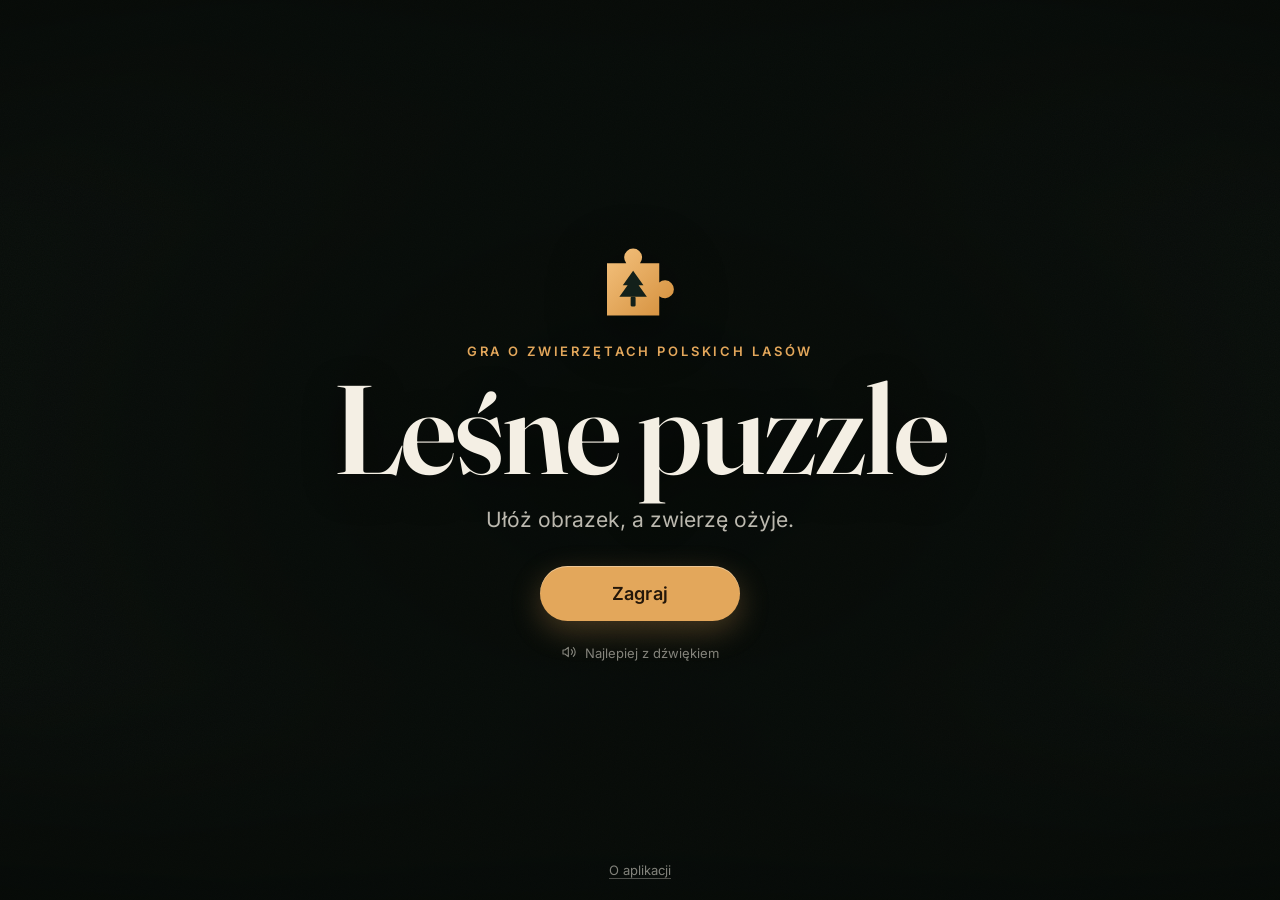
<file: index.html>
<!doctype html>
<html lang="pl">
  <head>
    <meta charset="utf-8">
    <title>Leśne puzzle</title>
    <meta http-equiv="refresh" content="0; url=app/">
  </head>
  <body>
    <a href="app/">Leśne puzzle</a>
  </body>
</html>
</file>
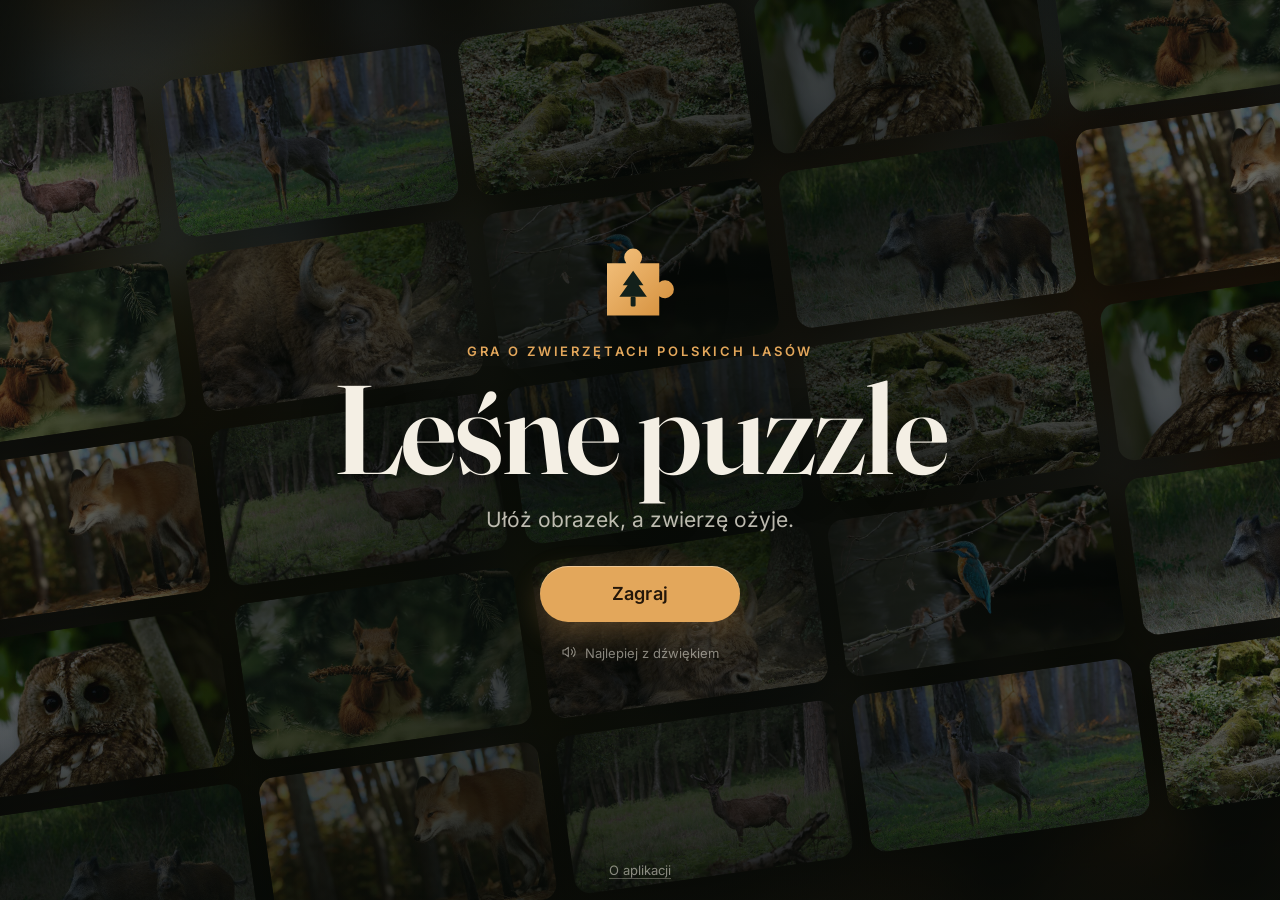
<file: app/index.html>
<!doctype html>
<html lang="pl">
  <head>
    <meta charset="utf-8">
    <meta name="viewport" content="width=device-width, initial-scale=1, viewport-fit=cover">
    <meta name="theme-color" content="#0b110d">
    <meta name="description" content="Gra o zwierzętach polskich lasów: ułóż puzzle, a obrazek ożyje.">
    <title>Leśne puzzle</title>
    <link rel="icon" href="media/ikona.svg" type="image/svg+xml">
    <link rel="manifest" href="manifest.json">
    <link rel="stylesheet" href="css/podstawa.css">
    <link rel="stylesheet" href="css/tytul.css">
    <link rel="stylesheet" href="css/menu.css">
    <link rel="stylesheet" href="css/gra.css">
    <link rel="stylesheet" href="css/info.css">
    <link rel="stylesheet" href="css/ar.css">
    <link rel="stylesheet" href="css/telefon.css">
    <script type="module" src="js/main.js"></script>
  </head>
  <body>
    <div class="app" id="app" data-screen="title">
      <div class="backdrop" id="backdrop" aria-hidden="true">
        <div class="backdrop__layer"></div>
        <div class="backdrop__layer"></div>
      </div>
      <div class="grain" aria-hidden="true"></div>

      <!-- Ekran tytułowy -->
      <section class="screen title" id="titleScreen" data-name="title" aria-labelledby="titleHeading">
        <div class="title__mosaic" id="mosaic" aria-hidden="true"></div>
        <div class="title__shade" aria-hidden="true"></div>
        <div class="title__content">
          <span class="title__logo" data-logo></span>
          <p class="overline title__overline">Gra o zwierzętach polskich lasów</p>
          <h1 class="title__heading" id="titleHeading">Leśne puzzle</h1>
          <p class="title__text" id="titleText">Ułóż obrazek, a zwierzę ożyje.</p>
          <button class="btn btn--primary btn--large title__button" id="enterButton" type="button" disabled>Zagraj</button>
          <p class="title__hint"><span data-icon="soundOn"></span>Najlepiej z dźwiękiem</p>
        </div>
        <footer class="title__footer">
          <button class="link" type="button" data-action="about">O aplikacji</button>
        </footer>
      </section>

      <!-- Wybór zwierzęcia i poziomu -->
      <section class="screen menu" id="menuScreen" data-name="menu" aria-labelledby="menuHeading" inert>
        <header class="menu__header">
          <div class="brand"><span data-logo></span><span class="brand__name">Leśne puzzle</span></div>
          <div class="tools">
            <button class="icon-btn" type="button" data-action="about" aria-label="O aplikacji"><span data-icon="info"></span></button>
            <button class="icon-btn sound-btn" type="button" aria-label="Wycisz dźwięk">
              <span class="sound-btn__on" data-icon="soundOn"></span><span class="sound-btn__off" data-icon="soundOff"></span>
            </button>
          </div>
        </header>
        <div class="menu__body">
          <div class="menu__intro">
            <div class="menu__titles">
              <p class="overline">Zwierzęta polskich lasów</p>
              <h2 class="menu__heading" id="menuHeading" tabindex="-1">Wybierz zwierzę</h2>
              <p class="menu__stats" id="menuStats"></p>
            </div>
            <div class="modes" id="modes" role="radiogroup" aria-label="Tryb gry" hidden></div>
            <div class="levels" id="levels" role="radiogroup" aria-label="Poziom trudności"></div>
          </div>
          <ul class="cards" id="cards" aria-label="Zwierzęta"></ul>
        </div>
      </section>

      <!-- Gra: plansza, ożywający obraz i informacja o zwierzęciu -->
      <section class="screen game" id="gameScreen" data-name="game" data-phase="idle" aria-labelledby="gameTitle" inert>
        <header class="topbar">
          <button class="icon-btn topbar__back" type="button" data-action="back" aria-label="Wróć do wyboru zwierząt">
            <span data-icon="back"></span><span class="topbar__back-label">Wszystkie zwierzęta</span>
          </button>
          <div class="topbar__titles">
            <h1 class="topbar__title" id="gameTitle"></h1>
            <p class="topbar__meta"><span id="gameMeta"></span><span class="topbar__hint" id="gameHint"></span></p>
          </div>
          <div class="meter" aria-hidden="true">
            <div class="meter__track" id="meter"></div>
            <span class="meter__text" id="meterText"></span>
          </div>
          <div class="tools">
            <button class="icon-btn" type="button" data-action="peek" aria-label="Pokaż na chwilę cały obrazek"><span data-icon="eye"></span></button>
            <button class="icon-btn sound-btn" type="button" aria-label="Wycisz dźwięk">
              <span class="sound-btn__on" data-icon="soundOn"></span><span class="sound-btn__off" data-icon="soundOff"></span>
            </button>
          </div>
        </header>

        <main class="table" id="table">
          <div class="tray" id="tray">
            <img class="tray__ghost" id="ghost" alt="">
            <svg class="tray__slots" id="slots" aria-hidden="true"></svg>
            <img class="tray__peek" id="peek" alt="">
          </div>
        </main>

        <div class="stage" id="stage">
          <div class="stage__media">
            <img class="stage__photo" id="photo" alt="">
            <video class="stage__video" id="video" playsinline preload="none"></video>
          </div>
          <div class="stage__sweep"></div>
        </div>

        <button class="btn btn--primary btn--large play-fallback" id="playFallback" type="button" hidden>▶ Zobacz, jak ożywa</button>
        <button class="btn btn--ghost btn--small skip" id="skipFilm" type="button">Pomiń<span data-icon="skip"></span></button>
        <section class="info" id="info" aria-label="Informacja o zwierzęciu"></section>
        <p class="sr-only" id="gameLive" role="status" aria-live="polite"></p>
      </section>

      <!-- Tryb „W przestrzeni”: warstwa przycisków nad obrazem z kamery. W sesji AR widać tylko tę sekcję. -->
      <section class="screen ar" id="arScreen" data-name="ar" data-phase="idle" aria-labelledby="arTitle" inert>
        <header class="topbar">
          <button class="icon-btn topbar__back" type="button" data-action="back" aria-label="Wróć do wyboru zwierząt">
            <span data-icon="back"></span>
          </button>
          <div class="topbar__titles">
            <h1 class="topbar__title" id="arTitle"></h1>
            <p class="topbar__meta"><span id="arMeta"></span></p>
          </div>
          <div class="meter" aria-hidden="true">
            <div class="meter__track" id="arMeter"></div>
            <span class="meter__text" id="arMeterText"></span>
          </div>
          <div class="tools">
            <button class="icon-btn" type="button" data-action="move-board" aria-label="Przestaw planszę"><span data-icon="move"></span></button>
            <button class="icon-btn" type="button" data-action="peek" aria-label="Pokaż na chwilę cały obrazek"><span data-icon="eye"></span></button>
            <button class="icon-btn sound-btn" type="button" aria-label="Wycisz dźwięk">
              <span class="sound-btn__on" data-icon="soundOn"></span><span class="sound-btn__off" data-icon="soundOff"></span>
            </button>
          </div>
        </header>

        <p class="ar__hint" id="arHint"></p>

        <div class="ar__sizes" id="arSizes" role="radiogroup" aria-label="Rozmiar planszy">
          <button class="ar__size" type="button" role="radio" data-size="mala">Mała</button>
          <button class="ar__size" type="button" role="radio" data-size="duza">Duża</button>
        </div>

        <button class="btn btn--primary btn--large ar__start" id="arStart" type="button" hidden>Uruchom</button>
        <button class="btn btn--primary btn--large play-fallback" id="arPlayFallback" type="button" hidden>▶ Zobacz, jak ożywa</button>
        <button class="btn btn--ghost btn--small skip" id="arSkip" type="button">Pomiń<span data-icon="skip"></span></button>
        <section class="info" id="arInfo" aria-label="Informacja o zwierzęciu"></section>

        <div class="ar__confirm" id="arConfirm" role="alertdialog" aria-labelledby="arConfirmTitle" aria-describedby="arConfirmText" hidden>
          <div class="dialog__panel">
            <h2 class="dialog__title" id="arConfirmTitle"></h2>
            <p class="dialog__text" id="arConfirmText"></p>
            <div class="dialog__actions">
              <button class="btn btn--ghost" id="arConfirmCancel" type="button"></button>
              <button class="btn btn--primary" id="arConfirmOk" type="button"></button>
            </div>
          </div>
        </div>

        <p class="sr-only" id="arLive" role="status" aria-live="polite"></p>
        <p class="ar__fps" id="arFps" hidden></p>
      </section>

      <dialog class="dialog" id="confirmDialog" aria-labelledby="confirmTitle" aria-describedby="confirmText">
        <form class="dialog__panel" method="dialog">
          <h2 class="dialog__title" id="confirmTitle"></h2>
          <p class="dialog__text" id="confirmText"></p>
          <div class="dialog__actions">
            <button class="btn btn--ghost" id="confirmCancel" value="cancel" autofocus></button>
            <button class="btn btn--primary" id="confirmOk" value="ok"></button>
          </div>
        </form>
      </dialog>

      <dialog class="dialog dialog--choice" id="phoneDialog" aria-labelledby="phoneTitle" aria-describedby="phoneMeta">
        <form class="dialog__panel" method="dialog">
          <button class="icon-btn dialog__close" type="button" data-close aria-label="Zamknij"><span data-icon="close"></span></button>
          <h2 class="dialog__title phone__title" id="phoneTitle"></h2>
          <p class="phone__meta" id="phoneMeta"></p>
          <div class="phone__options">
            <div class="phone__main">
              <img class="phone__thumb" id="phoneThumb" alt="">
              <button class="btn btn--primary btn--large phone__play" value="ok" autofocus>Ułóż na ekranie</button>
            </div>
            <section class="phone__extra" aria-labelledby="phoneQrLabel">
              <p class="phone__badge">Dodatkowo</p>
              <h3 class="phone__label" id="phoneQrLabel"><span data-icon="phone"></span>Ułóż w telefonie</h3>
              <div class="phone__qr" id="phoneQr"></div>
              <p class="phone__small">Zeskanuj kod aparatem telefonu, a to zwierzę pojawi się w przestrzeni wokół Ciebie.</p>
              <p class="phone__tip"><strong>Najlepiej działa na Androidzie w Chrome</strong> z ARCore: plansza wisi w prawdziwym pokoju.</p>
              <p class="phone__small">Inne telefony, także iPhone: układanie na tle obrazu z kamery.</p>
            </section>
          </div>
        </form>
      </dialog>

      <dialog class="dialog dialog--wide" id="aboutDialog" aria-labelledby="aboutTitle">
        <div class="dialog__panel about">
          <button class="icon-btn dialog__close" type="button" data-close aria-label="Zamknij"><span data-icon="close"></span></button>
          <div class="about__head">
            <span class="about__logo" data-logo></span>
            <div>
              <h2 class="dialog__title" id="aboutTitle">Leśne puzzle</h2>
              <p class="about__tagline">Interaktywna układanka przyrodnicza · wersja 1.0</p>
            </div>
          </div>

          <div class="tabs" role="tablist" aria-label="Informacje o aplikacji">
            <button class="tabs__tab" type="button" role="tab" id="tabAbout" aria-controls="panelAbout" aria-selected="true">O aplikacji</button>
            <button class="tabs__tab" type="button" role="tab" id="tabHowTo" aria-controls="panelHowTo" aria-selected="false" tabindex="-1">Jak grać</button>
            <button class="tabs__tab" type="button" role="tab" id="tabLegal" aria-controls="panelLegal" aria-selected="false" tabindex="-1">Informacje prawne</button>
          </div>

          <section class="tabs__panel" role="tabpanel" id="panelAbout" aria-labelledby="tabAbout" tabindex="0">
            <p>Leśne puzzle łączą klasyczną układankę z edukacją przyrodniczą. Każda plansza przedstawia jeden z dziewięciu gatunków typowych dla polskich lasów, od lisa i sarny po żubra i zimorodka. Ostatni element uruchamia sekwencję, w której fotografia płynnie przechodzi w ruch, a po niej pojawia się karta gatunku z najważniejszymi faktami i mapą występowania w Polsce.</p>
            <h3>Technologia</h3>
            <ul class="about__list">
              <li>Kształty elementów są wyznaczane proceduralnie z krzywych Béziera, dlatego każda rozgrywka dzieli obraz inaczej.</li>
              <li>Adaptacyjny silnik układu na bieżąco dobiera wielkość planszy i rozmieszczenie elementów do proporcji ekranu, od smartfona trzymanego pionowo po szeroki monitor.</li>
              <li>Kadr układanki odpowiada pierwszej klatce sekwencji wideo (1080p, 24&nbsp;kl./s), więc obraz przechodzi w ruch bez cięcia montażowego.</li>
              <li>Dźwięki interfejsu powstają w czasie rzeczywistym dzięki syntezie Web Audio, bez gotowych plików dźwiękowych.</li>
            </ul>
            <h3>Treści</h3>
            <p>Fakty przyrodnicze opracowano na podstawie publikacji naukowych oraz materiałów Ministerstwa Klimatu i Środowiska, GIOŚ, Lasów Państwowych, parków narodowych i National Geographic Polska. Liczebności gatunków podano według najnowszych dostępnych danych.</p>
          </section>

          <section class="tabs__panel" role="tabpanel" id="panelHowTo" aria-labelledby="tabHowTo" tabindex="0" hidden>
            <ul class="about__list">
              <li>Wybierz poziom trudności: łatwy (6 elementów), średni (12) lub trudny (24). Na wyższych poziomach plansza podpowiada coraz mniej.</li>
              <li>Przeciągaj elementy na planszę. Element upuszczony w pobliżu właściwego miejsca sam się do niego dopasuje.</li>
              <li>Przycisk z okiem na chwilę pokazuje cały obrazek.</li>
              <li>Na telefonach z Androidem, w Chrome i z ARCore, tryb „W przestrzeni” zawiesza układankę w prawdziwym pokoju, widzianym przez kamerę. Uważaj na przeszkody, gdy chodzisz z telefonem.</li>
              <li>W trybie „W przestrzeni” zwierzęta na koniec wyskakują z obrazu.</li>
              <li>Telefony bez tego trybu mają opcję „Z kamerą”: układasz obrazek na tle obrazu z kamery, a zwierzę też wyskakuje z ramy. Plansza nie leży wtedy na podłodze, tylko stoi w stałym miejscu na ekranie.</li>
              <li>Na komputerze po wybraniu zwierzęcia możesz zeskanować kod QR telefonem i ułożyć to samo zwierzę w przestrzeni wokół siebie. Listki i rekordy z telefonu zapisują się na telefonie.</li>
              <li>Za każde ułożenie na danym poziomie otrzymujesz listek. Do zdobycia jest 27 listków: po jednym za każdy poziom dla każdego gatunku.</li>
            </ul>
            <div class="about__footer">
              <p class="about__small">Postęp i rekordy czasu zapisują się tylko na tym urządzeniu.</p>
              <button class="btn btn--ghost btn--small" id="resetProgress" type="button">Wyzeruj postęp</button>
            </div>
          </section>

          <section class="tabs__panel about__legal" role="tabpanel" id="panelLegal" aria-labelledby="tabLegal" tabindex="0" hidden>
            <p class="about__copyright">© 2026 Leśne puzzle. Wszelkie prawa zastrzeżone, z wyjątkiem materiałów osób trzecich wykorzystanych na licencjach wymienionych poniżej. Kopiowanie, rozpowszechnianie i modyfikowanie aplikacji lub jej części bez zgody właściciela praw jest zabronione.</p>
            <h3>Obraz</h3>
            <p>Fotografie źródłowe pochodzą z serwisu Pexels i są wykorzystane na licencji Pexels. Animacje powstały metodą generatywnej syntezy wideo (AI) na bazie tych autentycznych fotografii przyrodniczych. Ujęcia przeszły selekcję i postprodukcję: korektę kadru, montaż oraz miks dźwięku, dla części gatunków z prawdziwymi nagraniami terenowymi.</p>
            <h3>Dźwięk</h3>
            <ul class="about__list">
              <li>Głos lisa: nagranie l3hrja, parsknięcie jelenia: nagranie DRAGON-STUDIO, oba z serwisu Pixabay, na licencji Pixabay.</li>
              <li>Głos rysia: <a href="https://freesound.org/people/YleArkisto/sounds/243496/" target="_blank" rel="noopener">„Ilves murisee ja mouruaa / One or two lynxes growling”</a>, YleArkisto, Freesound, licencja <a href="https://creativecommons.org/licenses/by/4.0/deed.pl" target="_blank" rel="noopener">CC BY 4.0</a>; fragment wycięty i zmiksowany z obrazem.</li>
              <li>Dźwięki interfejsu: synteza własna.</li>
            </ul>
            <h3>Kartografia i typografia</h3>
            <p>Kontur Polski: Natural Earth (domena publiczna). Przebieg rzek i zasięgi gatunków mają charakter poglądowy. Kroje pisma: Fraunces i Inter, SIL Open Font License 1.1.</p>
            <h3>Oprogramowanie</h3>
            <p>Tryb „W przestrzeni” korzysta z biblioteki Three.js, licencja MIT.</p>
            <h3>Kamera</h3>
            <p>Tryby „W przestrzeni” i „Z kamerą” korzystają z kamery tylko po to, żeby pokazać grę w Twoim otoczeniu. Aplikacja nie zapisuje ani nie wysyła obrazu z kamery.</p>
            <h3>Prywatność</h3>
            <p>Aplikacja nie wymaga zakładania konta. Postęp gry jest przechowywany wyłącznie lokalnie, w pamięci tej przeglądarki. Kod QR powstaje na tym urządzeniu i zawiera tylko adres gry z wybranym zwierzęciem i poziomem.</p>
          </section>
        </div>
      </dialog>
    </div>
  </body>
</html>
</file>
<file: app/css/podstawa.css>
/* Leśne puzzle: kolory, czcionki, przyciski, tło i okna dialogowe wspólne dla wszystkich ekranów. */

/* Czcionki leżą przy aplikacji, żeby przeglądarka gracza nie łączyła się z Google. Plik latin-ext ma polskie znaki. */

@font-face {
  font-family: "Fraunces";
  font-style: normal;
  font-weight: 500 700;
  font-display: swap;
  src: url("../media/czcionki/fraunces-latin-ext.woff2") format("woff2");
  unicode-range: U+0100-02BA, U+02BD-02C5, U+02C7-02CC, U+02CE-02D7, U+02DD-02FF, U+0304, U+0308, U+0329, U+1D00-1DBF, U+1E00-1E9F, U+1EF2-1EFF, U+2020, U+20A0-20AB, U+20AD-20C4, U+2113, U+2C60-2C7F, U+A720-A7FF;
}

@font-face {
  font-family: "Fraunces";
  font-style: normal;
  font-weight: 500 700;
  font-display: swap;
  src: url("../media/czcionki/fraunces-latin.woff2") format("woff2");
  unicode-range: U+0000-00FF, U+0131, U+0152-0153, U+02BB-02BC, U+02C6, U+02DA, U+02DC, U+0304, U+0308, U+0329, U+2000-206F, U+20AC, U+2122, U+2191, U+2193, U+2212, U+2215, U+FEFF, U+FFFD;
}

@font-face {
  font-family: "Inter";
  font-style: normal;
  font-weight: 400 600;
  font-display: swap;
  src: url("../media/czcionki/inter-latin-ext.woff2") format("woff2");
  unicode-range: U+0100-02BA, U+02BD-02C5, U+02C7-02CC, U+02CE-02D7, U+02DD-02FF, U+0304, U+0308, U+0329, U+1D00-1DBF, U+1E00-1E9F, U+1EF2-1EFF, U+2020, U+20A0-20AB, U+20AD-20C4, U+2113, U+2C60-2C7F, U+A720-A7FF;
}

@font-face {
  font-family: "Inter";
  font-style: normal;
  font-weight: 400 600;
  font-display: swap;
  src: url("../media/czcionki/inter-latin.woff2") format("woff2");
  unicode-range: U+0000-00FF, U+0131, U+0152-0153, U+02BB-02BC, U+02C6, U+02DA, U+02DC, U+0304, U+0308, U+0329, U+2000-206F, U+20AC, U+2122, U+2191, U+2193, U+2212, U+2215, U+FEFF, U+FFFD;
}

:root {
  --bg: #0b110d;
  --bg-raised: #141d17;
  --ink: #f4efe4;
  --ink-soft: rgba(244, 239, 228, 0.76);
  --ink-faint: rgba(244, 239, 228, 0.52);
  --amber: #e3a75b;
  --amber-strong: #f1b76c;
  --amber-ink: #24170a;
  --glass: rgba(10, 16, 12, 0.6);
  --glass-strong: rgba(13, 20, 15, 0.9);
  --line: rgba(244, 239, 228, 0.12);
  --line-strong: rgba(244, 239, 228, 0.24);
  --font-display: "Fraunces", Georgia, "Times New Roman", serif;
  --font-ui: "Inter", system-ui, -apple-system, "Segoe UI", Roboto, sans-serif;
  --ease-out: cubic-bezier(0.22, 1, 0.36, 1);
  --ease-in-out: cubic-bezier(0.65, 0, 0.35, 1);
  --topbar-h: 72px;
  --gutter: clamp(16px, 3vw, 40px);
  --gutter-left: max(var(--gutter), env(safe-area-inset-left, 0px));
  --gutter-right: max(var(--gutter), env(safe-area-inset-right, 0px));
  color-scheme: dark;
}

* {
  box-sizing: border-box;
}

html,
body {
  margin: 0;
  height: 100%;
  overflow: hidden;
  overscroll-behavior: none;
  background: var(--bg);
  color: var(--ink);
  font-family: var(--font-ui);
  -webkit-font-smoothing: antialiased;
  -webkit-tap-highlight-color: transparent;
  -webkit-text-size-adjust: 100%;
}

button {
  font: inherit;
  color: inherit;
}

/* Atrybut hidden ma wygrywać z display ustawionym w klasach, np. .btn */
[hidden] {
  display: none !important;
}

img {
  -webkit-user-drag: none;
}

a {
  color: inherit;
  text-decoration-color: rgba(244, 239, 228, 0.35);
  text-underline-offset: 2px;
}

a:hover {
  text-decoration-color: currentColor;
}

:focus-visible {
  outline: 2px solid var(--amber-strong);
  outline-offset: 3px;
}

.app {
  position: fixed;
  inset: 0;
  overflow: hidden;
  /* clip, a nie samo hidden: przewinięcie przy fokusie przesuwałoby całą scenę */
  overflow: clip;
  user-select: none;
  -webkit-user-select: none;
  -webkit-touch-callout: none;
}

/* Winieta nad tłem, pod treścią */
.app::before {
  content: "";
  position: absolute;
  inset: 0;
  z-index: 1;
  pointer-events: none;
  background: radial-gradient(110% 85% at 50% 50%, transparent 45%, rgba(0, 0, 0, 0.55) 100%);
}

.sr-only {
  position: absolute;
  width: 1px;
  height: 1px;
  overflow: hidden;
  clip: rect(0 0 0 0);
  white-space: nowrap;
}

/* Tło: rozmyte zdjęcie zwierzęcia, ciemne jak las o zmierzchu */
.backdrop {
  position: absolute;
  inset: -60px;
  z-index: 0;
}

.backdrop__layer {
  position: absolute;
  inset: 0;
  background: center / cover no-repeat;
  filter: blur(30px) saturate(1.15) brightness(0.4);
  opacity: 0;
  transition: opacity 1.2s ease;
}

.backdrop__layer.is-on {
  opacity: 1;
}

/* Delikatne ziarno, żeby ciemne gradienty nie robiły pasków */
.grain {
  position: absolute;
  inset: 0;
  z-index: 1;
  pointer-events: none;
  opacity: 0.07;
  mix-blend-mode: overlay;
  background-image: url("data:image/svg+xml,%3Csvg xmlns='http://www.w3.org/2000/svg' width='160' height='160'%3E%3Cfilter id='n'%3E%3CfeTurbulence type='fractalNoise' baseFrequency='.85' numOctaves='2' stitchTiles='stitch'/%3E%3C/filter%3E%3Crect width='100%25' height='100%25' filter='url(%23n)'/%3E%3C/svg%3E");
}

/* Ekrany leżą jeden na drugim; widoczny jest ten z data-screen na .app */
.screen {
  position: absolute;
  inset: 0;
  z-index: 2;
  opacity: 0;
  visibility: hidden;
  transition: opacity 0.6s ease, visibility 0s linear 0.6s;
}

.app[data-screen="title"] .title,
.app[data-screen="menu"] .menu,
.app[data-screen="game"] .game {
  z-index: 3;
  opacity: 1;
  visibility: visible;
  transition: opacity 0.6s ease, visibility 0s;
}

/* Napis nad tytułem */
.overline {
  margin: 0;
  color: var(--amber);
  font-size: 13px;
  font-weight: 600;
  letter-spacing: 0.22em;
  text-transform: uppercase;
}

/* Znak aplikacji */
.logo {
  display: block;
  width: 100%;
  height: 100%;
}

.brand {
  display: flex;
  align-items: center;
  gap: 10px;
  min-width: 0;
}

.brand [data-logo] {
  flex: none;
  width: 34px;
  height: 34px;
}

.brand__name {
  font-family: var(--font-display);
  font-size: 22px;
  font-weight: 600;
  letter-spacing: 0.005em;
  white-space: nowrap;
}

/* Przyciski */
.btn {
  appearance: none;
  display: inline-flex;
  align-items: center;
  justify-content: center;
  gap: 9px;
  border: 0;
  border-radius: 999px;
  padding: 14px 26px;
  font-size: 16px;
  font-weight: 600;
  letter-spacing: 0.01em;
  line-height: 1.2;
  white-space: nowrap;
  cursor: pointer;
  transition: transform 0.15s ease, background 0.2s ease, box-shadow 0.2s ease, opacity 0.3s ease, color 0.2s ease;
}

.btn svg {
  flex: none;
  width: 18px;
  height: 18px;
}

.btn:active {
  transform: scale(0.97);
}

.btn:disabled {
  opacity: 0.5;
  cursor: progress;
}

.btn--primary {
  background: var(--amber);
  color: var(--amber-ink);
  box-shadow: 0 10px 30px rgba(227, 167, 91, 0.28), inset 0 1px 0 rgba(255, 255, 255, 0.35);
}

.btn--primary:hover:not(:disabled) {
  background: var(--amber-strong);
}

.btn--ghost {
  background: rgba(244, 239, 228, 0.07);
  box-shadow: inset 0 0 0 1px rgba(244, 239, 228, 0.26);
}

.btn--ghost:hover {
  background: rgba(244, 239, 228, 0.13);
}

.btn--large {
  padding: 17px 40px;
  font-size: 18px;
}

.btn--small {
  padding: 10px 18px;
  font-size: 14px;
}

.icon-btn {
  appearance: none;
  display: inline-grid;
  place-items: center;
  flex: none;
  width: 44px;
  height: 44px;
  padding: 0;
  border: 0;
  border-radius: 999px;
  cursor: pointer;
  background: rgba(10, 16, 12, 0.5);
  box-shadow: inset 0 0 0 1px rgba(244, 239, 228, 0.18);
  backdrop-filter: blur(10px);
  -webkit-backdrop-filter: blur(10px);
  transition: opacity 0.4s ease, background 0.2s ease, box-shadow 0.2s ease, transform 0.15s ease;
}

.icon-btn:hover {
  background: rgba(10, 16, 12, 0.78);
  box-shadow: inset 0 0 0 1px rgba(244, 239, 228, 0.32);
}

.icon-btn:active {
  transform: scale(0.94);
}

.icon-btn svg {
  width: 22px;
  height: 22px;
}

.icon-btn > span {
  display: grid;
  place-items: center;
}

.tools {
  display: flex;
  align-items: center;
  gap: 10px;
}

/* Wyciszenie: wszystkie przyciski dźwięku pokazują ten sam stan */
.sound-btn__off,
.app.is-muted .sound-btn__on {
  display: none !important;
}

.app.is-muted .sound-btn__off {
  display: grid !important;
}

.link {
  appearance: none;
  padding: 6px 4px;
  border: 0;
  background: none;
  cursor: pointer;
  color: var(--ink-faint);
  font-size: 13px;
  text-decoration: underline;
  text-decoration-color: rgba(244, 239, 228, 0.3);
  text-underline-offset: 3px;
  transition: color 0.2s ease;
}

.link:hover {
  color: var(--ink);
}

/* Listki za ułożone obrazki: kontur albo wypełnienie */
.leaf {
  display: block;
  flex: none;
  width: 16px;
  height: 16px;
}

.leaf__blade,
.leaf__vein {
  fill: none;
  stroke: rgba(244, 239, 228, 0.42);
  stroke-width: 1.5;
  stroke-linecap: round;
  stroke-linejoin: round;
}

.leaf.is-filled .leaf__blade {
  fill: var(--amber);
  stroke: var(--amber);
}

.leaf.is-filled .leaf__vein {
  stroke: rgba(36, 23, 10, 0.75);
}

/* Okna dialogowe */
.dialog {
  width: min(480px, calc(100vw - 32px));
  max-width: none;
  max-height: calc(100dvh - 32px);
  padding: 0;
  border: 0;
  background: transparent;
  color: var(--ink);
  overflow: visible;
  user-select: text;
  -webkit-user-select: text;
}

.dialog--wide {
  width: min(620px, calc(100vw - 32px));
}

.dialog--choice {
  width: min(960px, calc(100vw - 32px));
}

/* Fokus trafia od razu do środka okna, samo okno nie potrzebuje obwódki */
.dialog:focus-visible {
  outline: none;
}

.dialog[open] {
  animation: dialog-in 0.35s var(--ease-out);
}

.dialog::backdrop {
  background: rgba(4, 7, 5, 0.62);
  backdrop-filter: blur(6px);
  -webkit-backdrop-filter: blur(6px);
}

@keyframes dialog-in {
  from {
    opacity: 0;
    transform: translateY(14px) scale(0.98);
  }
}

.dialog__panel {
  position: relative;
  max-height: calc(100dvh - 32px);
  overflow-y: auto;
  padding: clamp(22px, 4vw, 32px);
  border-radius: 24px;
  background: var(--glass-strong);
  box-shadow: inset 0 0 0 1px var(--line), 0 30px 80px rgba(0, 0, 0, 0.5);
  backdrop-filter: blur(20px) saturate(1.2);
  -webkit-backdrop-filter: blur(20px) saturate(1.2);
}

.dialog__title {
  margin: 0 0 10px;
  font-family: var(--font-display);
  font-size: 28px;
  font-weight: 600;
  line-height: 1.1;
}

.dialog__text {
  margin: 0 0 24px;
  font-size: 15.5px;
  line-height: 1.5;
  color: var(--ink-soft);
}

.dialog__actions {
  display: flex;
  flex-wrap: wrap;
  justify-content: flex-end;
  gap: 10px;
}

.dialog__close {
  position: absolute;
  top: 16px;
  right: 16px;
}

/* O aplikacji */
.about {
  font-size: 15px;
  line-height: 1.55;
  color: var(--ink-soft);
}

.about__head {
  display: flex;
  align-items: center;
  gap: 14px;
  margin: 0 48px 18px 0;
}

.about__head .dialog__title {
  margin: 0;
}

.about__logo {
  flex: none;
  width: 52px;
  height: 52px;
}

.about__tagline {
  margin: 2px 0 0;
  font-size: 13px;
  color: var(--ink-faint);
}

.about p {
  margin: 0 0 12px;
}

.about h3 {
  margin: 22px 0 8px;
  color: var(--ink);
  font-size: 13px;
  font-weight: 600;
  letter-spacing: 0.14em;
  text-transform: uppercase;
}

.about__list {
  margin: 0;
  padding-left: 20px;
}

.about__list li + li {
  margin-top: 6px;
}

.about__list--small,
.about__small {
  font-size: 13.5px;
}

.about__footer {
  display: flex;
  flex-wrap: wrap;
  align-items: center;
  justify-content: space-between;
  gap: 12px;
  margin-top: 24px;
  padding-top: 18px;
  border-top: 1px solid var(--line);
}

.about__footer p {
  margin: 0;
  color: var(--ink-faint);
}

/* Zakładki w oknie „O aplikacji”: podkreślenie pod wybraną */
.tabs {
  display: flex;
  gap: 4px;
  margin: 0 0 20px;
  overflow-x: auto;
  border-bottom: 1px solid var(--line);
  scrollbar-width: none;
}

.tabs__tab {
  appearance: none;
  position: relative;
  flex: none;
  padding: 10px 14px 12px;
  border: 0;
  background: none;
  cursor: pointer;
  color: var(--ink-faint);
  font-size: 14px;
  font-weight: 600;
  white-space: nowrap;
  transition: color 0.2s ease;
}

.tabs__tab:hover,
.tabs__tab[aria-selected="true"] {
  color: var(--ink);
}

.tabs__tab::after {
  content: "";
  position: absolute;
  left: 12px;
  right: 12px;
  bottom: -1px;
  height: 2px;
  border-radius: 2px;
  background: var(--amber);
  transform: scaleX(0);
  transition: transform 0.3s var(--ease-out);
}

.tabs__tab[aria-selected="true"]::after {
  transform: none;
}

.tabs__tab:focus-visible {
  outline-offset: -2px;
  border-radius: 8px;
}

/* Na telefonie trzy zakładki mieszczą się w jednym rzędzie bez przewijania */
@media (max-width: 420px) {
  .tabs {
    justify-content: space-between;
    gap: 2px;
  }

  .tabs__tab {
    padding: 10px 7px 12px;
    font-size: 13px;
  }

  .tabs__tab::after {
    left: 5px;
    right: 5px;
  }
}

.tabs__panel {
  min-height: 280px;
  animation: tab-in 0.35s var(--ease-out);
}

.tabs__panel:focus-visible {
  outline: 2px solid rgba(241, 183, 108, 0.45);
  outline-offset: 6px;
  border-radius: 10px;
}

.tabs__panel > :first-child {
  margin-top: 0;
}

@keyframes tab-in {
  from {
    opacity: 0;
    transform: translateY(6px);
  }
}

/* Informacje prawne: drobniejszy druk */
.about__legal {
  font-size: 14px;
}

.about__copyright {
  margin: 0 0 6px !important;
  padding: 12px 14px;
  border-radius: 12px;
  background: rgba(244, 239, 228, 0.05);
  box-shadow: inset 0 0 0 1px var(--line);
  color: var(--ink-soft);
  font-size: 13px;
  line-height: 1.5;
}

@media (max-aspect-ratio: 1/1), (max-height: 520px) {
  :root {
    --topbar-h: 60px;
  }
}

@media (prefers-reduced-motion: reduce) {
  *,
  *::before,
  *::after {
    animation-duration: 0.01ms !important;
    animation-iteration-count: 1 !important;
    scroll-behavior: auto !important;
  }
}
</file>
<file: app/css/tytul.css>
/* Ekran tytułowy: przesuwające się rzędy miniatur zwierząt, nazwa gry i jeden przycisk. */

.title {
  display: grid;
  place-items: center;
  padding: 24px;
  overflow: hidden;
  text-align: center;
}

/* Mozaika lekko przechylona, żeby rzędy płynęły po skosie */
.title__mosaic {
  position: absolute;
  inset: -20% -30%;
  display: flex;
  flex-direction: column;
  justify-content: center;
  gap: clamp(12px, 1.4vw, 20px);
  opacity: 0;
  transform: rotate(-8deg);
  transition: opacity 1.6s ease;
}

.title__mosaic.is-ready {
  opacity: 1;
}

.title__row {
  display: flex;
  flex: none;
  gap: clamp(12px, 1.4vw, 20px);
  width: max-content;
  animation: mosaic-slide 150s linear infinite;
}

.title__row:nth-child(even) {
  animation-direction: reverse;
  animation-duration: 170s;
}

.title__row img {
  display: block;
  flex: none;
  width: clamp(220px, 22vw, 400px);
  aspect-ratio: 16 / 9;
  object-fit: cover;
  border-radius: 16px;
  filter: saturate(0.92) brightness(0.85);
  box-shadow: 0 18px 40px rgba(0, 0, 0, 0.45);
}

@keyframes mosaic-slide {
  to {
    transform: translateX(-50%);
  }
}

/* Poza ekranem tytułowym mozaika stoi, żeby nie zużywać baterii */
.app:not([data-screen="title"]) .title__row {
  animation-play-state: paused;
}

/* Ciemny środek pod napisem, jaśniejsze krawędzie z mozaiką */
.title__shade {
  position: absolute;
  inset: 0;
  background:
    radial-gradient(56% 58% at 50% 50%, rgba(6, 10, 7, 0.9) 0%, rgba(6, 10, 7, 0.72) 55%, rgba(6, 10, 7, 0.5) 100%),
    linear-gradient(180deg, rgba(6, 10, 7, 0.4) 0%, rgba(6, 10, 7, 0) 25%, rgba(6, 10, 7, 0) 75%, rgba(6, 10, 7, 0.6) 100%);
}

.title__content {
  position: relative;
  max-width: 720px;
}

.title__content > * {
  animation: title-in 1.1s var(--ease-out) both;
}

.title__logo {
  display: block;
  width: clamp(64px, 10vh, 88px);
  height: clamp(64px, 10vh, 88px);
  margin: 0 auto 18px;
  filter: drop-shadow(0 10px 30px rgba(0, 0, 0, 0.45));
  animation-delay: 0.1s;
}

.title__overline {
  animation-delay: 0.2s;
}

.title__heading {
  margin: 10px 0 18px;
  font-family: var(--font-display);
  font-size: clamp(60px, 14vh, 150px);
  font-weight: 600;
  line-height: 0.95;
  letter-spacing: -0.015em;
  text-shadow: 0 10px 40px rgba(0, 0, 0, 0.45);
  animation-delay: 0.3s;
}

.title__text {
  margin: 0 0 34px;
  font-size: clamp(17px, 2.4vh, 21px);
  color: var(--ink-soft);
  animation-delay: 0.45s;
}

.title__button {
  min-width: 200px;
  animation-delay: 0.6s;
}

.title__hint {
  display: flex;
  align-items: center;
  justify-content: center;
  gap: 8px;
  margin: 22px 0 0;
  font-size: 13px;
  color: var(--ink-faint);
  animation-delay: 0.75s;
}

.title__hint svg {
  width: 16px;
  height: 16px;
}

.title__footer {
  position: absolute;
  left: 0;
  right: 0;
  bottom: max(16px, env(safe-area-inset-bottom, 0px));
  display: flex;
  justify-content: center;
  animation: title-in 1.1s var(--ease-out) 0.9s both;
}

@keyframes title-in {
  from {
    opacity: 0;
    transform: translateY(18px);
  }
}

@media (max-height: 520px) {
  .title__logo {
    display: none;
  }

  .title__text {
    margin-bottom: 20px;
  }

  .title__hint {
    margin-top: 14px;
  }
}
</file>
<file: app/css/menu.css>
/* Menu: wybór poziomu trudności i zwierzęcia. */

.menu {
  display: flex;
  flex-direction: column;
  --card-gap: clamp(12px, 1.5vw, 22px);
  --intro-h: 118px;
  /* Trzy rzędy kart mieszczą się na ekranie bez przewijania, chyba że karty byłyby za małe. */
  --card-w: max(236px, min(calc((100vw - var(--gutter-left) - var(--gutter-right) - var(--card-gap) * 2) / 3), calc((100vh - var(--topbar-h) - var(--intro-h) - 40px - var(--card-gap) * 2) / 3 * 16 / 9)));
  --grid-w: calc(var(--card-w) * 3 + var(--card-gap) * 2);
}

@supports (height: 100dvh) {
  .menu {
    --card-w: max(236px, min(calc((100vw - var(--gutter-left) - var(--gutter-right) - var(--card-gap) * 2) / 3), calc((100dvh - var(--topbar-h) - var(--intro-h) - 40px - var(--card-gap) * 2) / 3 * 16 / 9)));
  }
}

.menu__header {
  flex: none;
  display: flex;
  align-items: center;
  justify-content: space-between;
  gap: 16px;
  height: var(--topbar-h);
  padding: 0 var(--gutter-right) 0 var(--gutter-left);
}

.menu__body {
  flex: 1;
  min-height: 0;
  display: flex;
  flex-direction: column;
  align-items: center;
  overflow-y: auto;
  overscroll-behavior: contain;
  padding: 4px var(--gutter-right) max(28px, env(safe-area-inset-bottom, 0px)) var(--gutter-left);
  scrollbar-width: thin;
  scrollbar-color: rgba(244, 239, 228, 0.2) transparent;
}

.menu__intro {
  display: flex;
  flex-wrap: wrap;
  align-items: flex-end;
  justify-content: space-between;
  gap: 18px 32px;
  width: var(--grid-w);
  max-width: 100%;
  margin: 0 0 22px;
}

.menu__heading {
  margin: 6px 0 8px;
  font-family: var(--font-display);
  font-size: clamp(32px, 5vh, 48px);
  font-weight: 600;
  line-height: 1;
  letter-spacing: -0.01em;
}

.menu__heading:focus {
  outline: none;
}

.menu__stats {
  display: flex;
  align-items: center;
  gap: 8px;
  margin: 0;
  font-size: 14px;
  color: var(--ink-soft);
}

.menu__stats strong {
  color: var(--ink);
  font-weight: 600;
}

/* Przełącznik poziomu: trzy segmenty i bursztynowy suwak pod wybranym */
.levels {
  position: relative;
  display: grid;
  grid-template-columns: repeat(3, minmax(0, 1fr));
  padding: 5px;
  border-radius: 18px;
  background: rgba(8, 12, 9, 0.55);
  box-shadow: inset 0 0 0 1px var(--line);
  backdrop-filter: blur(12px);
  -webkit-backdrop-filter: blur(12px);
}

.levels__thumb {
  position: absolute;
  top: 5px;
  bottom: 5px;
  left: 5px;
  width: calc((100% - 10px) / 3);
  border-radius: 13px;
  background: var(--amber);
  box-shadow: 0 8px 24px rgba(227, 167, 91, 0.32), inset 0 1px 0 rgba(255, 255, 255, 0.35);
  transform: translateX(calc(var(--index, 0) * 100%));
  transition: transform 0.5s var(--ease-out);
}

.levels__option {
  position: relative;
  z-index: 1;
  display: grid;
  grid-template-columns: auto 1fr;
  grid-template-rows: auto auto;
  column-gap: 10px;
  align-items: center;
  min-width: 0;
  padding: 9px 20px 9px 12px;
  border: 0;
  border-radius: 13px;
  background: none;
  cursor: pointer;
  text-align: left;
  color: var(--ink-soft);
  transition: color 0.3s ease;
}

.levels__option:hover {
  color: var(--ink);
}

.levels__option[aria-checked="true"] {
  color: var(--amber-ink);
}

.levels__option:focus-visible {
  outline-offset: -3px;
}

.grid-icon {
  grid-row: 1 / span 2;
  width: 28px;
  height: auto;
}

.levels__name {
  font-size: 15px;
  font-weight: 600;
  line-height: 1.25;
}

.levels__count {
  font-size: 12px;
  line-height: 1.25;
  white-space: nowrap;
  opacity: 0.78;
}

/* Karty zwierząt */
.cards {
  display: grid;
  grid-template-columns: repeat(3, var(--card-w));
  gap: var(--card-gap);
  margin: 0;
  padding: 0;
  list-style: none;
}

.card {
  position: relative;
  display: block;
  width: 100%;
  aspect-ratio: 16 / 9;
  padding: 0;
  border: 0;
  border-radius: 18px;
  overflow: hidden;
  isolation: isolate;
  cursor: pointer;
  text-align: left;
  background: var(--bg-raised);
  box-shadow: 0 16px 36px rgba(0, 0, 0, 0.35), 0 2px 6px rgba(0, 0, 0, 0.3);
  transition: transform 0.45s var(--ease-out), box-shadow 0.45s var(--ease-out);
}

/* Cienka ramka nad zdjęciem; na najechanie zmienia się w bursztynową */
.card::after {
  content: "";
  position: absolute;
  inset: 0;
  z-index: 3;
  border-radius: inherit;
  box-shadow: inset 0 0 0 1px rgba(244, 239, 228, 0.12);
  pointer-events: none;
  transition: box-shadow 0.3s ease;
}

.card__img {
  position: absolute;
  inset: 0;
  width: 100%;
  height: 100%;
  object-fit: cover;
  transition: transform 0.9s var(--ease-out);
}

.card__shade {
  position: absolute;
  inset: 0;
  background: linear-gradient(180deg, rgba(5, 8, 6, 0) 42%, rgba(5, 8, 6, 0.8) 100%);
}

.card__body {
  position: absolute;
  left: 16px;
  right: 76px;
  bottom: 13px;
  display: flex;
  flex-direction: column;
  gap: 2px;
}

.card__name {
  font-family: var(--font-display);
  font-size: clamp(20px, calc(var(--card-w) * 0.078), 30px);
  font-weight: 600;
  line-height: 1.05;
  text-shadow: 0 2px 14px rgba(0, 0, 0, 0.55);
}

.card__latin {
  font-size: 12px;
  font-style: italic;
  color: rgba(244, 239, 228, 0.66);
  white-space: nowrap;
  overflow: hidden;
  text-overflow: ellipsis;
}

.card__leaves {
  position: absolute;
  z-index: 2;
  top: 10px;
  right: 10px;
  display: flex;
  gap: 3px;
  padding: 6px 8px;
  border-radius: 999px;
  background: rgba(8, 12, 9, 0.5);
  box-shadow: inset 0 0 0 1px rgba(244, 239, 228, 0.12);
  backdrop-filter: blur(8px);
  -webkit-backdrop-filter: blur(8px);
}

.card__leaves .leaf {
  width: 15px;
  height: 15px;
}

.card__best {
  position: absolute;
  right: 14px;
  bottom: 14px;
  display: flex;
  align-items: center;
  gap: 5px;
  font-size: 12.5px;
  font-weight: 600;
  font-variant-numeric: tabular-nums;
  color: var(--ink-soft);
}

.card__best svg {
  width: 14px;
  height: 14px;
}

@media (hover: hover) {
  .card:hover {
    transform: translateY(-4px);
    box-shadow: 0 26px 50px rgba(0, 0, 0, 0.45), 0 2px 6px rgba(0, 0, 0, 0.3);
  }

  .card:hover .card__img {
    transform: scale(1.06);
  }

  .card:hover::after {
    box-shadow: inset 0 0 0 1.5px rgba(227, 167, 91, 0.8);
  }
}

.card:active {
  transform: scale(0.985);
}

.card:focus-visible {
  outline-offset: 4px;
}

/* Wejście do menu: nagłówek i karty wsuwają się po kolei */
.menu.is-entering .menu__intro,
.menu.is-entering .cards__item {
  animation: menu-in 0.8s var(--ease-out) both;
}

.menu.is-entering .cards__item {
  animation-delay: calc(var(--i) * 45ms + 0.12s);
}

@keyframes menu-in {
  from {
    opacity: 0;
    transform: translateY(22px);
  }
}

/* Tablet trzymany pionowo i wąskie okna: dwie kolumny, przewijanie */
@media (max-width: 860px), (max-aspect-ratio: 1/1) {
  .menu {
    --card-w: calc((100vw - var(--gutter-left) - var(--gutter-right) - var(--card-gap)) / 2);
    --grid-w: 100%;
  }

  .cards {
    grid-template-columns: repeat(2, minmax(0, 1fr));
    width: 100%;
  }

  .menu__intro {
    flex-direction: column;
    align-items: stretch;
  }
}

/* Telefon */
@media (max-width: 560px) {
  .brand__name {
    font-size: 19px;
  }

  .brand [data-logo] {
    width: 30px;
    height: 30px;
  }

  .menu__intro {
    margin-bottom: 18px;
  }

  .card {
    aspect-ratio: 4 / 3;
    border-radius: 14px;
  }

  .card__body {
    left: 12px;
    right: 12px;
    bottom: 10px;
  }

  .card__name {
    font-size: 19px;
  }

  .card__latin,
  .card__best {
    display: none;
  }

  .card__leaves {
    top: 7px;
    right: 7px;
    padding: 4px 6px;
  }

  .card__leaves .leaf {
    width: 12px;
    height: 12px;
  }

  .levels__option {
    grid-template-columns: 1fr;
    justify-items: center;
    padding: 8px 4px;
    text-align: center;
  }

  .levels__option .grid-icon {
    display: none;
  }
}
</file>
<file: app/css/gra.css>
/* Ekran gry: pasek u góry, plansza z elementami i scena, na której obraz ożywa. */

/* Górny pasek */
.topbar {
  position: absolute;
  z-index: 50;
  top: 0;
  left: 0;
  right: 0;
  display: flex;
  align-items: center;
  gap: 16px;
  height: var(--topbar-h);
  padding: 0 var(--gutter-right) 0 var(--gutter-left);
  transition: opacity 0.6s ease;
}

.game[data-phase="reveal"] .topbar,
.game[data-phase="video"] .topbar,
.game[data-phase="idle"] .topbar {
  opacity: 0;
  pointer-events: none;
}

.topbar__back {
  display: inline-flex;
  align-items: center;
  justify-content: center;
  gap: 8px;
  width: auto;
  min-width: 44px;
  padding: 0 11px;
  transition: opacity 0.4s ease, background 0.2s ease, box-shadow 0.2s ease, padding 0.4s var(--ease-out);
}

.topbar__back-label {
  display: none !important;
  font-size: 14px;
  font-weight: 600;
  white-space: nowrap;
}

/* Na ekranie z informacją powrót do menu jest podpisany */
.game[data-phase="info"] .topbar__back {
  padding: 0 18px 0 12px;
}

.game[data-phase="info"] .topbar__back-label {
  display: inline !important;
}

.topbar__titles {
  display: flex;
  flex: 1;
  align-items: baseline;
  gap: 16px;
  min-width: 0;
  transition: opacity 0.4s ease;
}

.topbar__title {
  flex: none;
  margin: 0;
  font-family: var(--font-display);
  font-size: 30px;
  font-weight: 600;
  letter-spacing: 0.01em;
}

.topbar__meta {
  margin: 0;
  min-width: 0;
  overflow: hidden;
  font-size: 14px;
  color: var(--ink-faint);
  white-space: nowrap;
  text-overflow: ellipsis;
}

.topbar__hint::before {
  content: "·";
  margin: 0 9px;
}

.topbar__hint.is-hidden {
  display: none;
}

.meter {
  display: flex;
  align-items: center;
  gap: 12px;
  transition: opacity 0.4s ease;
}

.meter__track {
  display: flex;
  gap: 3px;
  width: clamp(96px, 15vw, 210px);
}

.meter__track i {
  flex: 1;
  height: 6px;
  border-radius: 3px;
  background: rgba(244, 239, 228, 0.14);
  box-shadow: inset 0 0 0 1px rgba(244, 239, 228, 0.12);
  transition: background 0.35s ease, box-shadow 0.35s ease;
}

.meter__track i.is-on {
  background: var(--amber);
  box-shadow: 0 0 10px rgba(227, 167, 91, 0.55);
}

.meter__text {
  min-width: 3.4em;
  font-size: 14px;
  font-weight: 600;
  font-variant-numeric: tabular-nums;
  text-align: right;
}

.game[data-phase="info"] .topbar__titles,
.game[data-phase="info"] .meter,
.game[data-phase="info"] [data-action="peek"] {
  opacity: 0;
  visibility: hidden;
}

.game[data-phase="intro"] [data-action="peek"] {
  opacity: 0.4;
  pointer-events: none;
}

/* Stół z planszą i elementami */
.table {
  position: absolute;
  inset: 0;
  z-index: 5;
  touch-action: none;
  transition: opacity 0.6s ease;
}

.table.is-hidden {
  opacity: 0;
  pointer-events: none;
}

.tray {
  position: absolute;
  z-index: 1;
  overflow: hidden;
  border-radius: 3px;
  background: rgba(4, 7, 5, 0.55);
  box-shadow:
    inset 0 0 0 1px rgba(244, 239, 228, 0.08),
    inset 0 3px 18px rgba(0, 0, 0, 0.65),
    0 0 0 10px rgba(244, 239, 228, 0.035),
    0 24px 70px rgba(0, 0, 0, 0.45);
}

.tray__ghost,
.tray__peek {
  position: absolute;
  inset: 0;
  width: 100%;
  height: 100%;
  object-fit: cover;
  opacity: 0;
  pointer-events: none;
}

/* Podpowiedź na planszy: na łatwym poziomie kolorowa, na średnim i trudnym szara */
.tray__ghost {
  filter: grayscale(0.5) brightness(0.9);
  transition: opacity 1.2s ease;
}

.tray.is-mono .tray__ghost {
  filter: grayscale(1) brightness(0.95) contrast(0.9);
}

.tray.is-ready .tray__ghost {
  opacity: var(--ghost-opacity, 0.26);
}

/* „Oko”: przez chwilę cały obrazek, jak zdjęcie na pudełku */
.tray__peek {
  transition: opacity 0.35s ease;
}

.tray.is-peeking .tray__peek {
  opacity: 1;
}

.tray__slots {
  position: absolute;
  inset: 0;
  width: 100%;
  height: 100%;
  overflow: visible;
  opacity: 0;
  transition: opacity 1.2s ease;
}

.tray.is-ready .tray__slots {
  opacity: 1;
}

.tray__slots path {
  fill: transparent;
  stroke: rgba(244, 239, 228, 0.24);
  stroke-width: 1;
  transition: stroke 0.2s ease, fill 0.2s ease;
}

.tray__slots path.is-near {
  fill: rgba(227, 167, 91, 0.14);
  stroke: var(--amber);
  stroke-width: 2;
}

.tray__slots path.is-filled {
  stroke: transparent;
}

/* Elementy puzzli */
.piece {
  position: absolute;
  z-index: 3;
  left: 0;
  top: 0;
  pointer-events: none;
  will-change: transform;
}

.piece__body {
  position: relative;
  transform-origin: 50% 50%;
}

.piece__img {
  display: block;
  filter: drop-shadow(0 1px 1px rgba(0, 0, 0, 0.5)) drop-shadow(0 6px 10px rgba(0, 0, 0, 0.35)) brightness(1);
  transition: filter 0.25s ease;
}

.piece.is-lifted .piece__img {
  filter: drop-shadow(0 2px 3px rgba(0, 0, 0, 0.35)) drop-shadow(0 22px 26px rgba(0, 0, 0, 0.45)) brightness(1.03);
}

.piece.is-placed .piece__img {
  filter: drop-shadow(0 0 1px rgba(0, 0, 0, 0.45)) drop-shadow(0 0 0 rgba(0, 0, 0, 0)) brightness(1);
}

.piece.is-snapped .piece__img {
  animation: snap-glow 0.8s ease-out;
}

@keyframes snap-glow {
  0% {
    filter: drop-shadow(0 0 1px rgba(0, 0, 0, 0.45)) drop-shadow(0 0 0 rgba(255, 214, 150, 0)) brightness(1.3);
  }
  30% {
    filter: drop-shadow(0 0 1px rgba(0, 0, 0, 0.45)) drop-shadow(0 0 16px rgba(255, 214, 150, 0.9)) brightness(1.18);
  }
  100% {
    filter: drop-shadow(0 0 1px rgba(0, 0, 0, 0.45)) drop-shadow(0 0 0 rgba(255, 214, 150, 0)) brightness(1);
  }
}

.piece__hit {
  position: absolute;
  inset: 0;
  pointer-events: auto;
  touch-action: none;
  cursor: grab;
}

.piece.is-lifted .piece__hit {
  cursor: grabbing;
}

.piece.is-placed .piece__hit {
  pointer-events: none;
}

/* Obrazek, który przylatuje z menu na planszę, zanim powstaną z niego elementy */
.flyer {
  position: absolute;
  z-index: 25;
  display: block;
  object-fit: cover;
  pointer-events: none;
  box-shadow: 0 24px 70px rgba(0, 0, 0, 0.45);
  transition: opacity 0.35s ease;
}

.flyer.is-gone {
  opacity: 0;
}

/* Scena: zdjęcie bez szwów i film, który z niego wyrasta */
.stage {
  position: absolute;
  z-index: 30;
  left: 0;
  top: 0;
  overflow: hidden;
  opacity: 0;
  pointer-events: none;
  transform-origin: 0 0;
}

.stage.is-visible {
  opacity: 1;
}

.stage.is-leaving {
  opacity: 0;
  transition: opacity 0.6s ease;
}

.stage__media {
  position: absolute;
  inset: 0;
  transform-origin: 50% 45%;
  transition: transform 1.2s cubic-bezier(0.45, 0, 0.55, 1), filter 1.2s cubic-bezier(0.45, 0, 0.55, 1);
}

.stage__photo,
.stage__video {
  position: absolute;
  inset: 0;
  display: block;
  width: 100%;
  height: 100%;
  object-fit: cover;
}

.stage__photo {
  opacity: 0;
  transition: opacity 0.75s ease;
}

.stage.is-merged .stage__photo {
  opacity: 1;
}

.stage__video {
  opacity: 0;
  transition: opacity 0.3s linear;
}

.stage.is-alive .stage__video {
  opacity: 1;
}

/* Powtórka: zatrzymana ostatnia klatka rozmywa się i znika, odsłaniając film od początku */
.stage__freeze {
  position: absolute;
  inset: 0;
  width: 100%;
  height: 100%;
  transition: opacity 1.1s cubic-bezier(0.45, 0, 0.55, 1), filter 1.1s cubic-bezier(0.45, 0, 0.55, 1);
}

.stage__freeze.is-dissolving {
  opacity: 0;
  filter: blur(14px);
}

/* Po filmie ostatnia klatka powoli się przybliża, odpływa spod tekstu i ciemnieje */
.stage.is-ended .stage__media {
  transform: translateX(var(--shift, 0%)) scale(var(--zoom, 1.06));
  filter: brightness(0.82) saturate(0.95);
  transition: transform 18s cubic-bezier(0.2, 0.6, 0.3, 1), filter 1.6s ease;
}

/* Smuga światła przechodząca przez obraz, gdy znikają szwy */
.stage__sweep {
  position: absolute;
  top: -10%;
  bottom: -10%;
  left: -60%;
  width: 60%;
  opacity: 0;
  pointer-events: none;
  background: linear-gradient(100deg, rgba(255, 248, 230, 0) 0%, rgba(255, 248, 230, 0.55) 50%, rgba(255, 248, 230, 0) 100%);
  mix-blend-mode: overlay;
}

.stage.is-merged .stage__sweep {
  animation: sweep 1.2s cubic-bezier(0.45, 0, 0.25, 1) 0.05s both;
}

@keyframes sweep {
  from {
    opacity: 1;
    transform: translateX(0);
  }
  to {
    opacity: 1;
    transform: translateX(267%);
  }
}

.play-fallback {
  position: absolute;
  z-index: 45;
  left: 50%;
  top: 50%;
  transform: translate(-50%, -50%);
}

/* „Pomiń” pojawia się w rogu dopiero po chwili filmu */
.skip {
  position: absolute;
  z-index: 45;
  right: var(--gutter-right);
  bottom: max(22px, env(safe-area-inset-bottom, 0px));
  background: rgba(10, 16, 12, 0.45);
  backdrop-filter: blur(10px);
  -webkit-backdrop-filter: blur(10px);
  opacity: 0;
  visibility: hidden;
  transition: opacity 0.4s ease, visibility 0s linear 0.4s, background 0.2s ease;
}

.skip svg {
  width: 15px;
  height: 15px;
}

.game[data-phase="video"] .skip {
  opacity: 0.8;
  visibility: visible;
  transition: opacity 0.6s ease 1.5s, visibility 0s, background 0.2s ease;
}

.game[data-phase="video"] .skip:hover {
  opacity: 1;
}

/* Telefon i wąskie ekrany */
@media (max-aspect-ratio: 1/1), (max-height: 520px) {
  .topbar {
    gap: 10px;
  }

  .topbar__title {
    font-size: 23px;
  }

  .topbar__meta {
    display: none;
  }

  .meter {
    gap: 8px;
  }

  .meter__track {
    width: clamp(64px, 22vw, 150px);
  }

  .meter__text {
    min-width: 2.8em;
    font-size: 13px;
  }

  .tools {
    gap: 8px;
  }

  .icon-btn {
    width: 40px;
    height: 40px;
  }

  .topbar__back {
    width: auto;
    min-width: 40px;
    padding: 0 9px;
  }

  .game[data-phase="info"] .topbar__back {
    padding: 0 16px 0 10px;
  }

  /* Przewijany tekst informacji przechodzi pod pasek, więc pasek dostaje ciemne tło */
  .game[data-phase="info"] .topbar {
    background: linear-gradient(180deg, rgba(6, 10, 7, 0.94) 0%, rgba(6, 10, 7, 0.82) 70%, rgba(6, 10, 7, 0) 100%);
  }

  .stage.is-ended .stage__media {
    transform: scale(1.06);
  }
}

@media (max-width: 380px) {
  .meter__track {
    display: none;
  }
}

@media (prefers-reduced-motion: reduce) {
  .stage__sweep {
    display: none;
  }

  .stage.is-ended .stage__media {
    transform: none;
  }
}
</file>
<file: app/css/info.css>
/* Informacja o zwierzęciu na zatrzymanej ostatniej klatce filmu. */

.info {
  position: absolute;
  z-index: 40;
  inset: 0;
  overflow-x: hidden;
  overflow-y: auto;
  opacity: 0;
  visibility: hidden;
  user-select: text;
  -webkit-user-select: text;
  scrollbar-width: thin;
  scrollbar-color: rgba(244, 239, 228, 0.2) transparent;
  transition: opacity 0.5s ease, visibility 0s linear 0.5s;
}

.info.is-visible {
  opacity: 1;
  visibility: visible;
  transition: opacity 1s ease, visibility 0s;
}

.info__scrim {
  position: fixed;
  inset: 0;
  pointer-events: none;
  background:
    linear-gradient(90deg, rgba(6, 10, 7, 0.9) 0%, rgba(6, 10, 7, 0.78) 30%, rgba(6, 10, 7, 0.32) 50%, rgba(6, 10, 7, 0) 64%),
    linear-gradient(0deg, rgba(6, 10, 7, 0.55) 0%, rgba(6, 10, 7, 0) 30%);
}

.info__layout {
  position: relative;
  display: grid;
  grid-template-columns: minmax(0, 470px) 1fr minmax(210px, 250px);
  grid-template-rows: 1fr auto;
  column-gap: 32px;
  row-gap: 12px;
  min-height: 100%;
  padding: calc(var(--topbar-h) + 4px) var(--gutter-right) clamp(14px, 2.5vh, 24px) clamp(24px, 6vw, 96px);
}

.info__panel {
  grid-column: 1;
  grid-row: 1;
  align-self: center;
}

.result {
  display: inline-flex;
  flex-wrap: wrap;
  align-items: center;
  gap: 8px;
  margin: 0 0 16px;
  padding: 6px 8px 6px 10px;
  border-radius: 999px;
  background: rgba(227, 167, 91, 0.12);
  box-shadow: inset 0 0 0 1px rgba(227, 167, 91, 0.32);
  font-size: 13.5px;
  font-variant-numeric: tabular-nums;
}

.result .leaf {
  width: 17px;
  height: 17px;
}

.result__badge {
  display: inline-flex;
  align-items: center;
  gap: 4px;
  padding: 3px 9px;
  border-radius: 999px;
  background: var(--amber);
  color: var(--amber-ink);
  font-size: 12px;
  font-weight: 600;
}

.result__badge svg {
  width: 12px;
  height: 12px;
}

.info__overline {
  margin: 0;
  color: var(--amber);
  font-size: 13px;
  font-weight: 600;
  letter-spacing: 0.22em;
  text-transform: uppercase;
}

.info__overline i {
  letter-spacing: 0.12em;
}

.info__title {
  margin: 6px 0 12px;
  font-family: var(--font-display);
  font-size: clamp(56px, 10.5vh, 116px);
  font-weight: 600;
  line-height: 0.95;
  letter-spacing: -0.015em;
}

.info__title:focus {
  outline: none;
}

.info__lead {
  max-width: 38ch;
  margin: 0 0 clamp(16px, 2.8vh, 28px);
  font-size: clamp(16px, 2.2vh, 20px);
  line-height: 1.5;
  color: var(--ink-soft);
}

.facts {
  display: grid;
  gap: clamp(10px, 2vh, 18px);
  margin: 0 0 clamp(18px, 3.2vh, 30px);
  padding: 0;
  list-style: none;
}

.fact {
  display: grid;
  grid-template-columns: 38px 1fr;
  gap: 12px;
  align-items: start;
}

.fact__icon {
  display: grid;
  place-items: center;
  width: 38px;
  height: 38px;
  border-radius: 12px;
  color: var(--amber);
  background: rgba(227, 167, 91, 0.12);
  box-shadow: inset 0 0 0 1px rgba(227, 167, 91, 0.28);
}

.fact__icon svg {
  width: 22px;
  height: 22px;
}

.fact__title {
  margin: 1px 0 3px;
  font-size: 15.5px;
  font-weight: 600;
}

.fact__text {
  margin: 0;
  font-size: 14px;
  line-height: 1.45;
  color: var(--ink-soft);
}

/* Główny przycisk na całą szerokość, dwa pozostałe pod nim */
.actions {
  display: grid;
  grid-template-columns: 1fr 1fr;
  gap: 10px;
  max-width: 440px;
}

.actions .btn--primary {
  grid-column: 1 / -1;
}

.actions .btn--ghost {
  padding: 12px 14px;
  font-size: 14.5px;
}

.map-card {
  grid-column: 3;
  grid-row: 1 / span 2;
  align-self: end;
  padding: 16px 16px 14px;
  border-radius: 20px;
  background: var(--glass);
  box-shadow: inset 0 0 0 1px var(--line), 0 24px 50px rgba(0, 0, 0, 0.35);
  backdrop-filter: blur(16px) saturate(1.2);
  -webkit-backdrop-filter: blur(16px) saturate(1.2);
}

.map-card__title {
  margin: 0 0 10px;
  font-size: 12px;
  font-weight: 600;
  letter-spacing: 0.14em;
  text-transform: uppercase;
  color: var(--ink-soft);
}

.map {
  display: block;
  width: 100%;
  height: auto;
  overflow: visible;
}

.map__land {
  fill: rgba(244, 239, 228, 0.07);
}

.map__country {
  opacity: 0.85;
}

.map__outline {
  fill: none;
  stroke: rgba(244, 239, 228, 0.55);
  stroke-width: 1.4;
  stroke-linejoin: round;
}

.map__rivers path {
  fill: none;
  stroke: rgba(150, 196, 214, 0.3);
  stroke-width: 1.1;
  stroke-linecap: round;
  stroke-linejoin: round;
}

.map__rivers.is-highlighted path {
  stroke: #79cdee;
  stroke-width: 1.9;
}

.map__rivers.is-highlighted .map__rivers-glow path {
  stroke: #3fb2e0;
  stroke-width: 6;
  opacity: 0.55;
}

.map__range circle {
  fill: rgba(227, 167, 91, 0.8);
}

.map__return .ring {
  fill: none;
  stroke: var(--amber);
  stroke-width: 1.6;
  stroke-dasharray: 3 2.5;
}

.map__return .dot {
  fill: var(--amber);
}

.map__label {
  fill: rgba(244, 239, 228, 0.88);
  font: 600 14px var(--font-ui);
  letter-spacing: 0.02em;
  paint-order: stroke;
  stroke: rgba(8, 12, 9, 0.85);
  stroke-width: 3px;
}

.legend {
  display: grid;
  gap: 8px;
  margin: 12px 0 0;
  padding: 0;
  list-style: none;
  font-size: 12px;
  line-height: 1.4;
  color: var(--ink-soft);
}

.legend li {
  display: grid;
  grid-template-columns: 18px 1fr;
  gap: 8px;
  align-items: start;
}

.legend__swatch {
  width: 14px;
  height: 14px;
  margin-top: 1px;
  border-radius: 50%;
}

.legend__swatch--glow {
  background: radial-gradient(circle, rgba(227, 167, 91, 0.95), rgba(227, 167, 91, 0.25));
}

.legend__swatch--site {
  border: 1.6px dashed var(--amber);
}

.legend__swatch--country {
  border-radius: 4px;
  background: linear-gradient(135deg, rgba(227, 167, 91, 0.75), rgba(227, 167, 91, 0.35));
  box-shadow: inset 0 0 0 1px rgba(244, 239, 228, 0.45);
}

.legend__swatch--river {
  height: 3px;
  margin-top: 7px;
  border-radius: 2px;
  background: #79cdee;
  box-shadow: 0 0 6px rgba(63, 178, 224, 0.8);
}

.credits {
  grid-column: 1 / span 2;
  grid-row: 2;
  max-width: 820px;
  margin: 0;
  font-size: 11.5px;
  line-height: 1.5;
  color: var(--ink-faint);
}

.info .reveal {
  opacity: 0;
  transform: translateY(16px);
  transition: opacity 0.9s var(--ease-out), transform 0.9s var(--ease-out);
  transition-delay: var(--d, 0s);
}

.info.is-visible .reveal {
  opacity: 1;
  transform: none;
}

/* Niski ekran, np. laptop 1280×720: wszystko trochę ciaśniej, żeby zmieściło się bez przewijania */
@media (max-height: 800px) and (min-aspect-ratio: 1/1) {
  .info__layout {
    padding-top: calc(var(--topbar-h) - 8px);
  }

  .info__title {
    font-size: clamp(44px, 8.5vh, 72px);
    margin-bottom: 8px;
  }

  .info__lead {
    margin-bottom: 14px;
  }

  .result {
    margin-bottom: 10px;
  }

  .facts {
    gap: 10px;
    margin-bottom: 18px;
  }

  .fact__text {
    font-size: 13.5px;
  }

  .actions .btn {
    padding-top: 11px;
    padding-bottom: 11px;
  }
}

/* Telefon trzymany pionowo: film u góry, tekst pod nim jak wysuwany panel */
@media (max-aspect-ratio: 1/1) {
  .info__scrim {
    display: none;
  }

  .info__layout {
    grid-template-columns: 1fr;
    grid-template-rows: auto;
    row-gap: 22px;
    min-height: 100%;
    padding: 51vh 20px max(28px, env(safe-area-inset-bottom, 0px));
    background: linear-gradient(180deg, rgba(6, 10, 7, 0) 0, rgba(6, 10, 7, 0) 44vh, rgba(6, 10, 7, 0.92) 52vh, rgba(6, 10, 7, 0.96) 100%);
  }

  .info__panel,
  .map-card,
  .credits {
    grid-column: 1;
    grid-row: auto;
    align-self: start;
  }

  .actions {
    max-width: none;
  }
}

@media (max-width: 400px) {
  .actions {
    grid-template-columns: 1fr;
  }
}

@media (prefers-reduced-motion: reduce) {
  .info .reveal {
    transform: none;
    transition-duration: 0.3s;
  }
}
</file>
<file: app/css/ar.css>
/* Tryb „W przestrzeni”: przełącznik w menu i warstwa przycisków nad obrazem z kamery. */

/* Przełącznik trybu w menu */
.modes {
  display: grid;
  grid-template-columns: repeat(2, minmax(0, 1fr));
  gap: 4px;
  padding: 5px;
  border-radius: 18px;
  background: rgba(8, 12, 9, 0.55);
  box-shadow: inset 0 0 0 1px var(--line);
  backdrop-filter: blur(12px);
  -webkit-backdrop-filter: blur(12px);
}

.modes[hidden] {
  display: none;
}

.modes__option {
  appearance: none;
  min-height: 44px;
  padding: 0 18px;
  border: 0;
  border-radius: 13px;
  background: transparent;
  color: var(--ink);
  font: inherit;
  font-size: 14px;
  font-weight: 600;
  white-space: nowrap;
  cursor: pointer;
  transition: background 0.3s ease, color 0.3s ease;
}

.modes__option[aria-checked="true"] {
  background: var(--amber);
  color: #17120a;
}

/* Ekran AR */
.app[data-screen="ar"] .ar {
  z-index: 3;
  opacity: 1;
  visibility: visible;
  transition: opacity 0.6s ease, visibility 0s;
}

/* W sesji AR tło strony nie może zasłaniać obrazu z kamery. */
.ar:xr-overlay {
  background: transparent;
}

/* Rozmycie tła nad obrazem z kamery kosztuje na telefonie kilka klatek na sekundę. */
.ar,
.ar * {
  backdrop-filter: none !important;
  -webkit-backdrop-filter: none !important;
}

/* Płótno symulatora. Na telefonie obraz rysuje sesja AR i tego elementu nie ma. */
.ar__canvas {
  position: absolute;
  inset: 0;
  width: 100%;
  height: 100%;
  touch-action: none;
}

/* Obraz z kamery na telefonie bez ARCore, pod przezroczystym płótnem. */
.ar__feed {
  position: absolute;
  inset: 0;
  width: 100%;
  height: 100%;
  object-fit: cover;
}

.ar .topbar {
  background: linear-gradient(rgba(6, 10, 7, 0.62), rgba(6, 10, 7, 0));
}

.ar[data-phase="reveal"] .topbar,
.ar[data-phase="video"] .topbar,
.ar[data-phase="idle"] .topbar {
  opacity: 0;
  pointer-events: none;
}

.ar[data-phase="info"] .topbar__titles,
.ar[data-phase="info"] .meter,
.ar[data-phase="info"] [data-action="peek"],
.ar[data-phase="info"] [data-action="move-board"],
.ar[data-phase="start"] .topbar__titles,
.ar[data-phase="start"] .meter,
.ar[data-phase="start"] [data-action="peek"],
.ar[data-phase="start"] [data-action="move-board"],
.ar[data-phase="placing"] .meter,
.ar[data-phase="placing"] [data-action="peek"],
.ar[data-phase="placing"] [data-action="move-board"],
.ar[data-phase="intro"] [data-action="peek"],
.ar[data-phase="intro"] [data-action="move-board"] {
  opacity: 0;
  pointer-events: none;
}

/* Podpowiedź na środku u dołu, czytelna na każdym tle */
.ar__hint {
  position: absolute;
  z-index: 44;
  left: 50%;
  bottom: calc(max(22px, env(safe-area-inset-bottom, 0px)) + 64px);
  width: max-content;
  max-width: calc(100% - 32px);
  margin: 0;
  padding: 9px 16px;
  border-radius: 999px;
  background: rgba(10, 16, 12, 0.72);
  color: var(--ink);
  font-size: 14px;
  font-weight: 500;
  text-align: center;
  transform: translateX(-50%);
  pointer-events: none;
  transition: opacity 0.3s ease;
}

.ar__hint:empty {
  opacity: 0;
}

.ar[data-phase="placing"] .ar__hint {
  bottom: calc(max(22px, env(safe-area-inset-bottom, 0px)) + 126px);
}

/* Rozmiar planszy. Przez pierwsze 8 s sesji Chrome pokazuje na dole ekranu komunikat o pełnym ekranie,
   który zasłania to miejsce i przejmuje dotknięcia, więc przyciski leżą nad nim. */
.ar__sizes {
  position: absolute;
  z-index: 44;
  left: 50%;
  bottom: calc(max(22px, env(safe-area-inset-bottom, 0px)) + 62px);
  display: none;
  gap: 6px;
  padding: 4px;
  border-radius: 16px;
  background: rgba(10, 16, 12, 0.72);
  transform: translateX(-50%);
}

.ar[data-phase="placing"] .ar__sizes {
  display: flex;
}

.ar__size {
  appearance: none;
  min-width: 96px;
  min-height: 44px;
  padding: 0 16px;
  border: 0;
  border-radius: 12px;
  background: transparent;
  color: var(--ink);
  font: inherit;
  font-size: 14px;
  font-weight: 600;
  cursor: pointer;
}

.ar__size[aria-checked="true"] {
  background: var(--amber);
  color: #17120a;
}

/* Ze stałym widokiem plansza ma jeden rozmiar i jedno miejsce. */
.ar[data-kind="kamera"] .ar__sizes,
.ar[data-kind="kamera"] [data-action="move-board"] {
  display: none;
}

.ar__start {
  position: absolute;
  z-index: 46;
  left: 50%;
  top: 50%;
  transform: translate(-50%, -50%);
}

/* Pominięcie filmu */
.ar[data-phase="video"] .skip {
  opacity: 0.8;
  visibility: visible;
  transition: opacity 0.6s ease 1.5s, visibility 0s, background 0.2s ease;
}

/* Okno potwierdzenia. Zwykły <dialog> leży poza warstwą AR i nie byłby widoczny. */
.ar__confirm {
  position: absolute;
  z-index: 60;
  inset: 0;
  display: grid;
  place-items: center;
  padding: 16px;
  background: rgba(4, 7, 5, 0.55);
}

.ar__confirm[hidden] {
  display: none;
}

.ar__confirm .dialog__panel {
  width: min(480px, 100%);
}

/* Licznik klatek przy ?debug=1 */
.ar__fps {
  position: absolute;
  z-index: 61;
  left: 8px;
  bottom: 8px;
  margin: 0;
  padding: 2px 8px;
  border-radius: 6px;
  background: rgba(0, 0, 0, 0.7);
  color: #fff;
  font: 12px/1.5 monospace;
  pointer-events: none;
}
</file>
<file: app/css/telefon.css>
/* Ekran po zeskanowaniu kodu QR i okno po wyborze zwierzęcia na komputerze. */

/* Nazwa zwierzęcia to jedno słowo, którego nie da się złamać jak „Leśne puzzle”, więc musi zmieścić się w szerokości. */
.title__heading--animal {
  font-size: clamp(40px, min(14vh, 15vw), 150px);
}

.phone__meta {
  margin: 0 48px 20px 0;
  font-size: 14px;
  color: var(--ink-soft);
}

.phone__title {
  margin-right: 48px;
  margin-bottom: 4px;
}

/* Układanie na ekranie jest głównym wyborem, a kod QR mniejszym dodatkiem z boku. */
.phone__options {
  display: grid;
  grid-template-columns: minmax(0, 1fr) 248px;
  gap: 20px;
  align-items: stretch;
}

.phone__main {
  display: flex;
  flex-direction: column;
  gap: 16px;
  min-width: 0;
}

.phone__thumb {
  width: 100%;
  aspect-ratio: 16 / 9;
  border-radius: 16px;
  object-fit: cover;
  box-shadow: 0 16px 36px rgba(0, 0, 0, 0.35);
}

.phone__play {
  width: 100%;
  margin-top: auto;
}

/* Telefon jest dodatkiem, ale ma być łatwy do zauważenia: bursztynowa ramka i tło, bez pełnego przycisku. */
.phone__extra {
  display: flex;
  flex-direction: column;
  align-items: center;
  gap: 8px;
  min-width: 0;
  padding: 14px;
  border-radius: 16px;
  background: rgba(227, 167, 91, 0.08);
  box-shadow: inset 0 0 0 1.5px rgba(227, 167, 91, 0.55);
  text-align: center;
}

.phone__badge {
  margin: 0;
  padding: 3px 10px;
  border-radius: 999px;
  background: rgba(227, 167, 91, 0.18);
  color: var(--amber-strong);
  font-size: 11px;
  font-weight: 600;
  letter-spacing: 0.12em;
  text-transform: uppercase;
}

.phone__label {
  display: flex;
  align-items: center;
  gap: 6px;
  margin: 0 0 4px;
  color: var(--ink);
  font-family: var(--font-display);
  font-size: 21px;
  font-weight: 600;
  line-height: 1.15;
}

.phone__label svg {
  width: 22px;
  height: 22px;
  color: var(--amber-strong);
}

.phone__small {
  margin: 4px 0 0;
  font-size: 13px;
  line-height: 1.4;
  color: var(--ink-soft);
}

/* Na którym telefonie tryb W przestrzeni działa w pełni: jaśniej niż reszta, bo od tego zależy, co zobaczy gracz. */
.phone__tip {
  margin: 4px 0 0;
  font-size: 13px;
  line-height: 1.4;
  color: var(--ink);
}

.phone__tip strong {
  color: var(--ink);
  font-weight: 600;
}

/* Biały kwadrat z marginesem jest częścią kodu: aparat musi widzieć jasne tło także w ciemnym oknie. */
.phone__qr {
  flex: none;
  max-width: 100%;
  line-height: 0;
  border-radius: 12px;
  overflow: hidden;
  background: #fff;
}

.phone__qr .qr {
  display: block;
  max-width: 100%;
  height: auto;
}

@media (max-width: 700px) {
  .phone__options {
    grid-template-columns: minmax(0, 1fr);
  }
}
</file>
